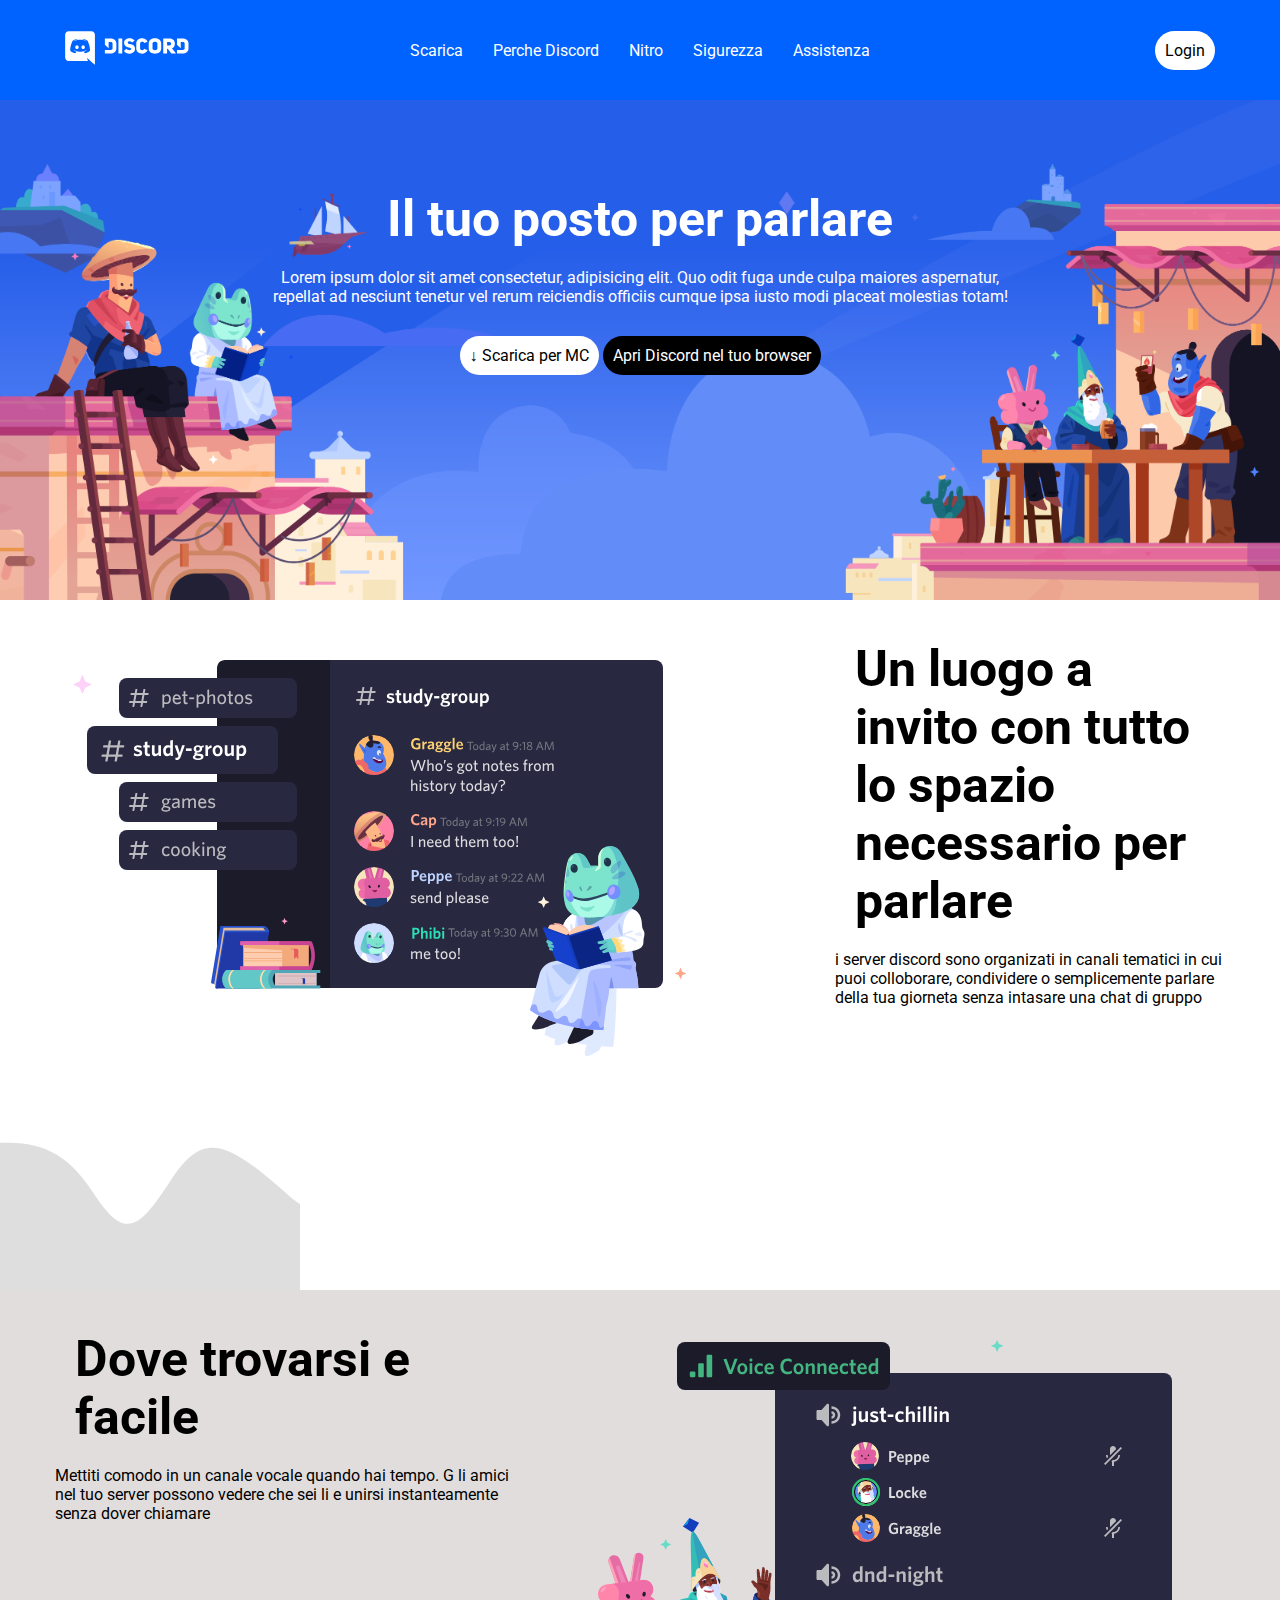
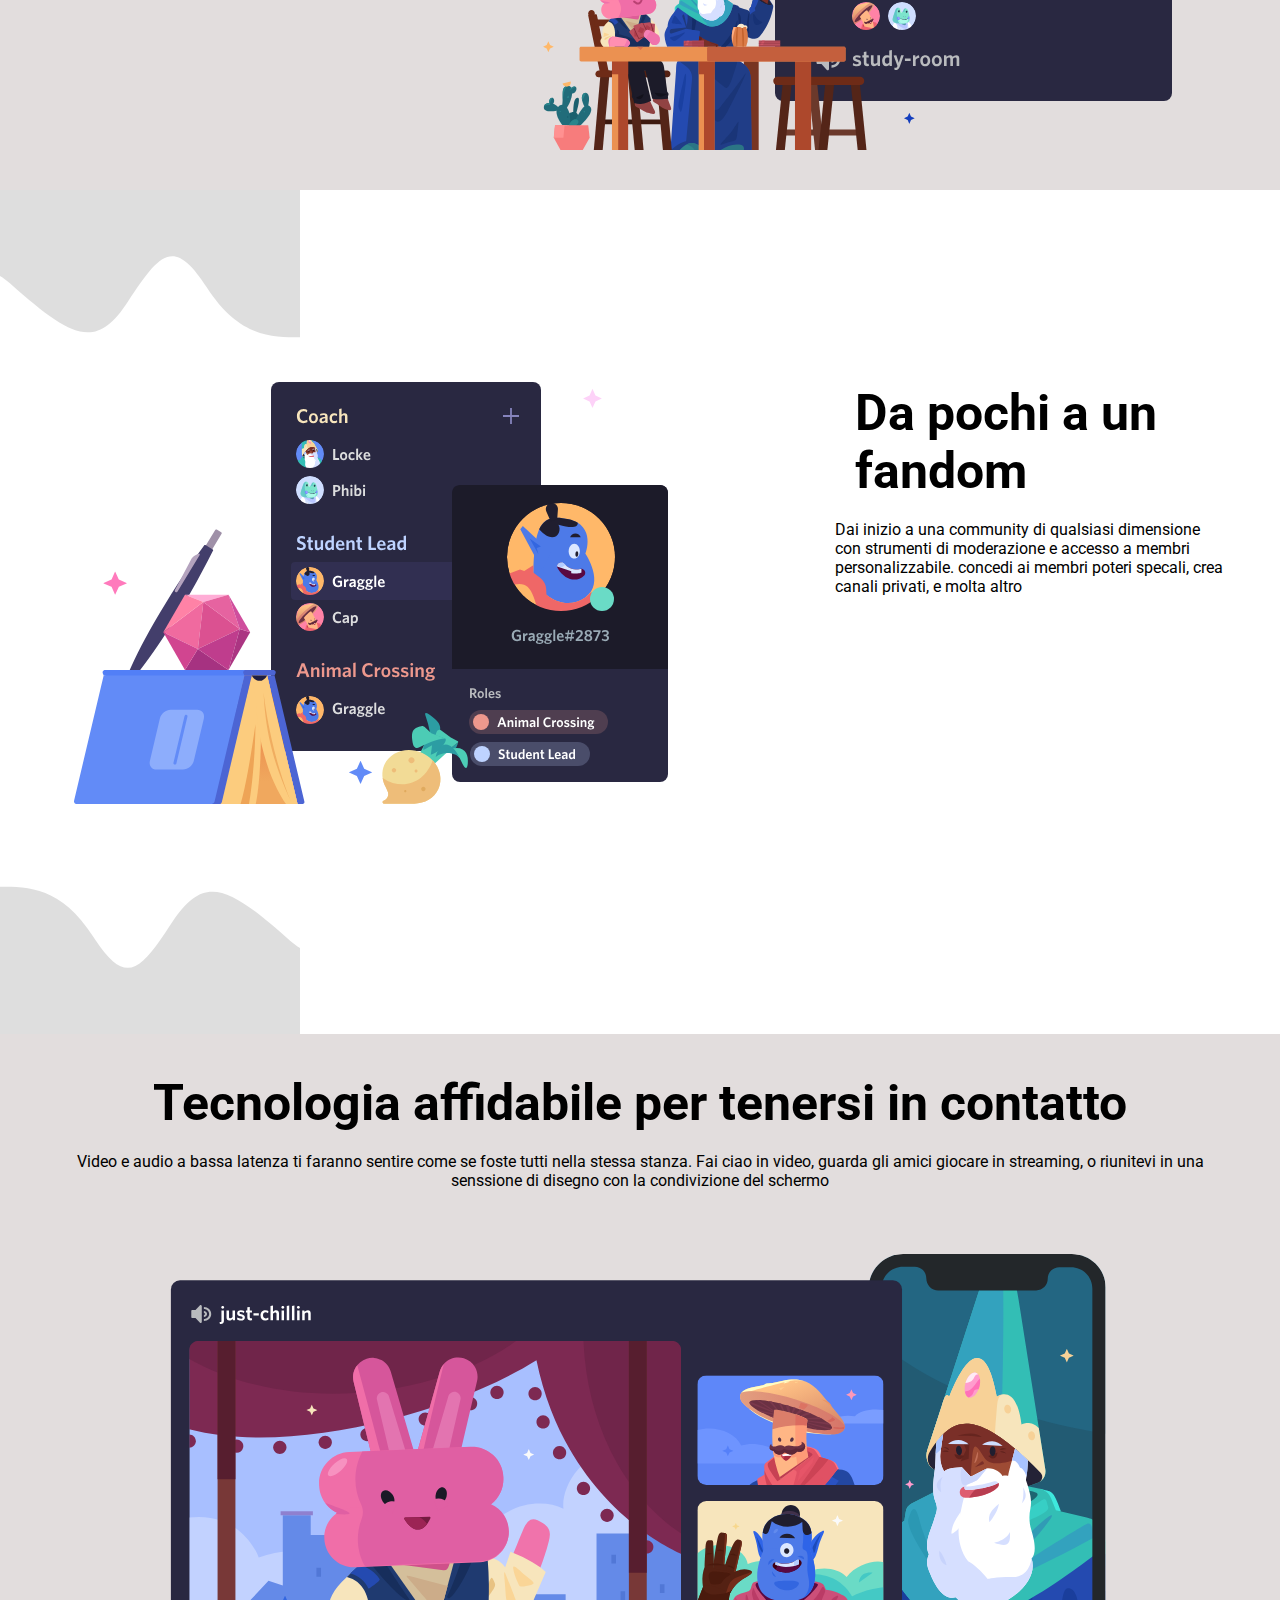
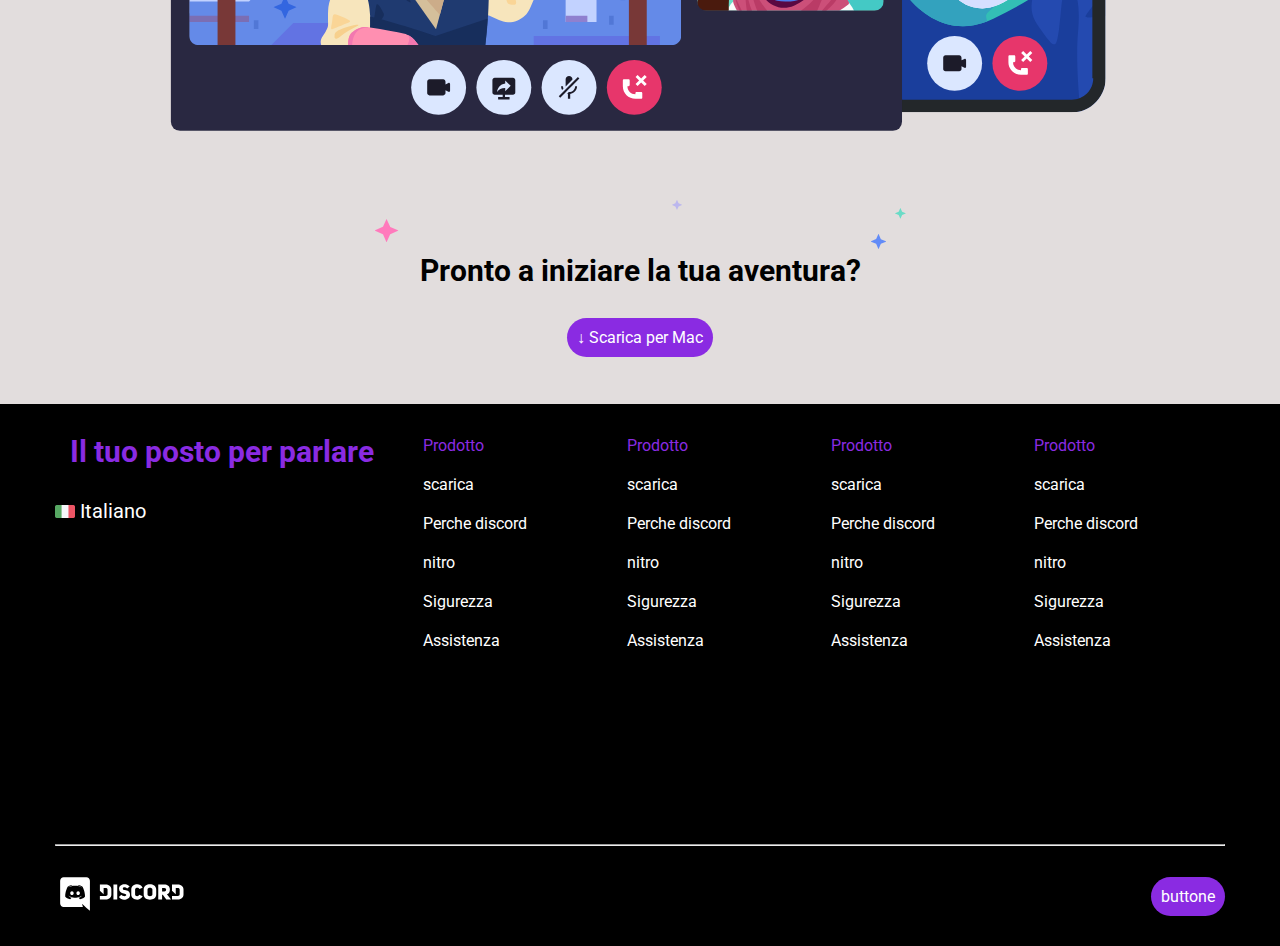
<file: index.html>
<!DOCTYPE html>
<html lang="en">
<head>
    <meta charset="UTF-8">
    <meta http-equiv="X-UA-Compatible" content="IE=edge">
    <meta name="viewport" content="width=device-width, initial-scale=1.0">
    <title>Discord</title>
    <link rel="stylesheet" href="css/style.css">
    <link rel="stylesheet" href="https://cdnjs.cloudflare.com/ajax/libs/font-awesome/6.2.1/css/all.min.css" integrity="sha512-MV7K8+y+gLIBoVD59lQIYicR65iaqukzvf/nwasF0nqhPay5w/9lJmVM2hMDcnK1OnMGCdVK+iQrJ7lzPJQd1w==" crossorigin="anonymous" referrerpolicy="no-referrer" />
    <link rel="preconnect" href="https://fonts.googleapis.com">
    <link rel="preconnect" href="https://fonts.gstatic.com" crossorigin>
    <link href="https://fonts.googleapis.com/css2?family=Fredoka+One&family=Fredoka:wght@300;400&family=Roboto&display=swap" rel="stylesheet">
    

</head>
<body>
    <!--inizio header-->
    <header>
          <div class="header-top">
            <div class="logo-header ">
                <img src="img/logo.svg" alt="">

            </div>
            <nav class="nav-col">
                <ul>
                    <li> <a href="prova.html">Scarica</a> </li>
                    <li><a href="prova.html">Perche Discord</a> </li>
                    <li><a href="prova.html">Nitro</a> </li>
                    <li><a href="prova.html">Sigurezza</a> </li>
                    <li><a href="prova.html">Assistenza</a> </li>
                </ul>
               
            </nav>
            <div class="login-header ">
                <span>Login</span>

            </div>
            
          </div>
          <div class="header-bottom">
            

            <div class="jumbotron">
                <section class="title">
                    <h2>Il tuo posto per parlare</h2>
                    <p>Lorem ipsum dolor sit amet consectetur, adipisicing elit. Quo odit fuga unde culpa maiores aspernatur, repellat ad nesciunt tenetur vel rerum reiciendis officiis cumque ipsa iusto modi placeat molestias totam!</p>
                    <span>&darr; Scarica per MC</span>
                    <span class="bg-butt-header">Apri Discord nel tuo browser</span>
                </section>
                

                

                

            </div>

          </div>
    </header>
    <!--fine header-->

<!--inizio main-->
    <main>
      <section>
        <div class="flex-container">
         <div class="flexcontent box-blu">
           <img class="img-main" src="img/item1.svg" alt="">
         </div>
         <div class="flexcontent box-rosa">
            <h2> Un luogo a invito con tutto lo spazio necessario per parlare</h2>
            <p> i server discord sono organizati in canali tematici in cui puoi colloborare, condividere o semplicemente parlare della tua giorneta senza intasare una chat di gruppo</p>
         </div>

       </div>
      </section>
      <img class="nuvole" src="img/wave.svg" alt="">
        <section class="color-sfondo" >
            
            <div class="flex1-container ">
                <div class="flexcontent-b ">
                    <h2>Dove trovarsi e facile</h2>
                    <p>Mettiti comodo in un canale vocale quando hai tempo. G li amici nel tuo server possono vedere che sei li e unirsi instanteamente senza dover chiamare</p>
                </div>
                <div class="flexcontent-s  ">
                    <img class="img-main" src="img/item2.svg" alt="">
                </div>
    
            </div>
        </section>
        <img class="nuvole1" src="img/wave.svg" alt="">
    
        
        <section>
            <div class="flex-container">
                <div class="flexcontent box-blu">
                    <img src="img/item3.svg" alt="">
                </div>
                <div class="flexcontent box-rosa">
                    <h2>Da pochi a un fandom</h2>
                    <p>Dai inizio a una community di qualsiasi dimensione con strumenti di moderazione e accesso a membri personalizzabile.  concedi ai membri poteri specali, crea canali privati, e molta altro</p>
                </div>
    
            </div>
        </section>
        

       
        <img class="nuvole" src="img/wave.svg" alt="">
    <section class="color-sfondo1">
        <div class="col-quattro">

        <div class="jumbotron1">
            <section class="title2">
                <h1 class="info"> Tecnologia affidabile per tenersi in contatto</h1>
                <p> Video e audio a bassa latenza ti faranno sentire come se foste tutti nella stessa stanza. Fai ciao in video, guarda gli amici giocare in streaming, o riunitevi in una senssione di disegno con la condivizione del schermo</p>
                <img class="image-grande" src="img/item4-big.svg" alt="">
                <img src="img/stars.svg" alt="">
                <h3>Pronto a iniziare la tua aventura?</h3>
                <span>&darr; Scarica per Mac</span>
            </section>
          

        </div>
     </div>
    </section>
        
       

      

       
       
    </main>
    <!--fine main-->
<!--inizio footer-->
    <footer >
     <div class="footer-top">
        
            <div class="footer-list1 ">
                <div>
                    <h6 class="col1-color">
                        Il tuo posto per parlare
                    </h6>
                    
                </div>
                <section class="col-ita"><img class="bandiera" src="img/ita.png" alt=""> Italiano</section>
                <i class="fa-brands fa-twitter"></i>
                <i class="fa-brands fa-instagram"></i>
                <i class="fa-brands fa-square-facebook"></i>
                <i class="fa-brands fa-square-youtube"></i>
                
            </div>
            <div class="footer-list2 ">
                <div class="col1">
                    <section class="ft-list">
                        <nav class="ft-nav">
                            <ul>
                                <li class="colorlist">Prodotto</li>
                                <li>scarica</li>
                                <li>Perche discord</li>
                                <li>nitro</li>
                                <li>Sigurezza</li>
                                <li>Assistenza</li>
                            </ul>
                        </nav>
                    </section>
                    
                </div>
                <div class="col1">
                    <section class="ft-list">
                        <nav class="ft-nav">
                            <ul>
                                <li class="colorlist">Prodotto</li>
                                <li>scarica</li>
                                <li>Perche discord</li>
                                <li>nitro</li>
                                <li>Sigurezza</li>
                                <li>Assistenza</li>
                            </ul>
                        </nav>
                    </section>


                    
                </div>
                <div class="col1">
                    <section class="ft-list">
                        <nav class="ft-nav">
                            <ul>
                                <li class="colorlist">Prodotto</li>
                                <li>scarica</li>
                                <li>Perche discord</li>
                                <li>nitro</li>
                                <li>Sigurezza</li>
                                <li>Assistenza</li>
                            </ul>
                        </nav>
                    </section>
                </div>
                <div class="col1">
                    <section class="ft-list">
                        <nav class="ft-nav">
                            <ul>
                                <li class="colorlist">Prodotto</li>
                                <li>scarica</li>
                                <li>Perche discord</li>
                                <li>nitro</li>
                                <li>Sigurezza</li>
                                <li>Assistenza</li>
                            </ul>
                        </nav>
                    </section>
                </div>
            </div>
        
      
            
        

     </div>
     <hr/>
        <div class="footer-bottom">
            
            <div class="footer-ret">
               <div class="logo1-col">
                <img src="img/logo.svg" alt="">
               </div>
               <div class="buttone-col">buttone</div>
    
            </div>
     </div>
     


     </div>
    </footer>
    <!--fine footer-->
    
</body>
</html>
</file>
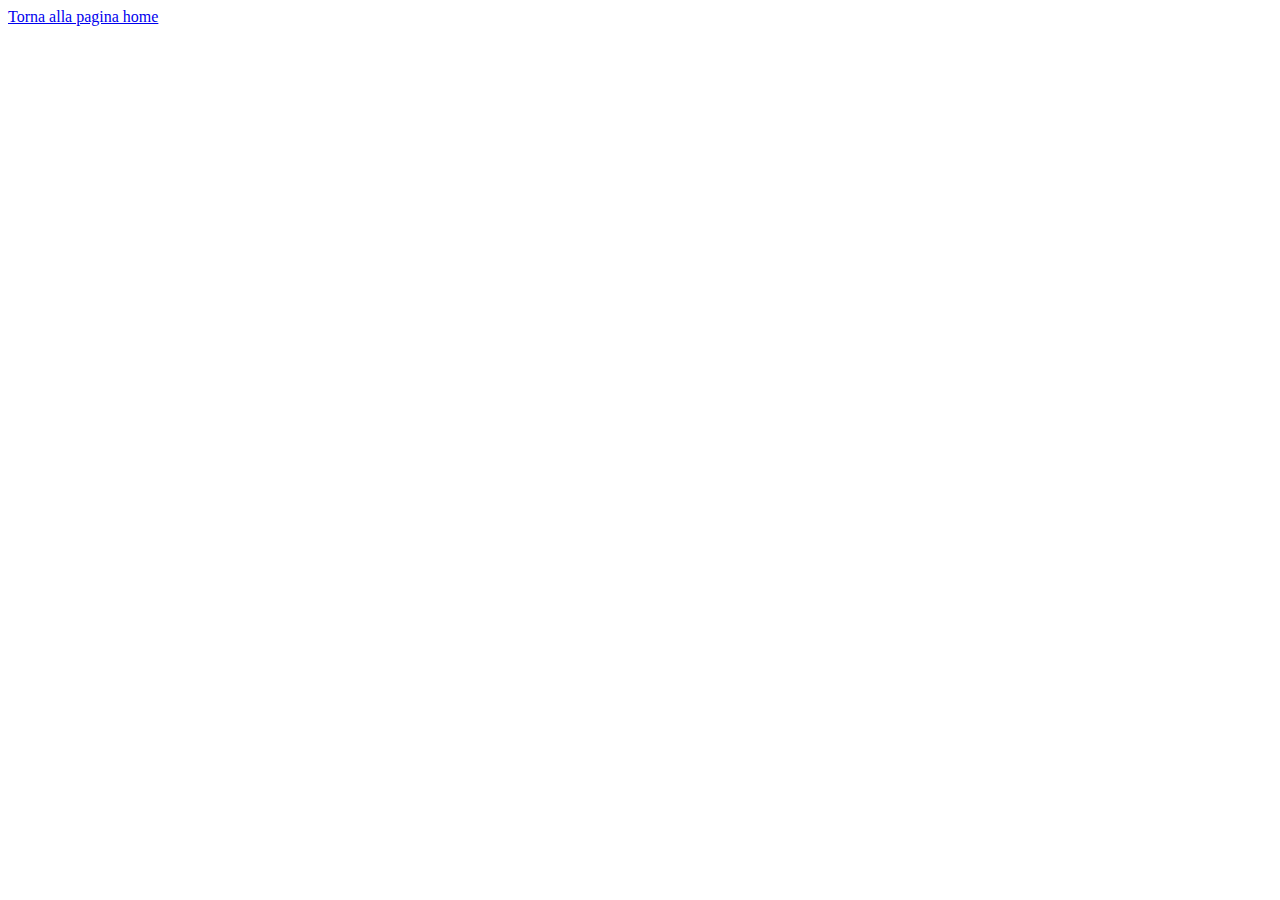
<file: prova.html>
<!DOCTYPE html>
<html lang="en">
<head>
    <meta charset="UTF-8">
    <meta http-equiv="X-UA-Compatible" content="IE=edge">
    <meta name="viewport" content="width=device-width, initial-scale=1.0">
    <title>Document</title>
</head>
<body>
    <a href="index.html">Torna alla pagina home</a>
</body>
</html>
</file>
<file: css/style.css>
*{
    padding: 0;
    margin: 0;
    box-sizing: border-box;
}
body{
    font-family: 'Roboto', sans-serif;
}
header{
    background-color: rgb(0, 98, 255);
}
.header-top{
    
    height: 100px;
    max-width: 1170px;
    margin: auto;
    display: flex;
    padding: 10px 0px;
    align-items: center;
    
}
a{
    color: white;
    text-decoration: none;

}
a:hover{
    color: brown;
}
.logo-header{
    background-color: rgb(0, 98, 255); 
    width: 20%;
    padding: 10px;
    text-align: left;

}
.login-header{
    background-color: rgb(0, 98, 255);
    width: 20%;
    padding: 10px;
    text-align: right;

}
span{
    background-color: white;
    padding: 10px;
    border-radius: 50px;
    color: black;
}

.bg-butt-header{
    background-color: black;
    color: white;
}
.nav-col{
    background-color: rgb(0, 98, 255);
   width: 60%;
   padding: 10px;
   
}

.nav-col ul{
  list-style: none;
  display: flex; 
  justify-content: center; 
    
    
}
.nav-col li{
    padding: 0px 15px;  
}

.header-bottom{
    height: 500px;
    background-image: url(../img/jumbo.png);
    display: flex;
    justify-content: center;
    background-size: 1400px;
    background-repeat: round;
  

    
}

.foto-header-bott{
    background-size: 500px;
}
.jumbotron{
   
    height: 200px;
    width: 100%;
    display: flex;
    margin: 40px;
    
    max-width: 800px;

}
.title{
    text-align: center;
    color: white;
    padding: 20px;
    margin: 10px;
}
h2{
    margin: 20px;
    font-size: 50px;
}
.jumbotron p{
    margin-bottom: 40px;
}
.img-main{
    background-size: 30px;
    padding-top: 0px;
}
.flex-container{
    display: flex;
    justify-content: center;
    max-width: 1170px;
    margin: auto;
}
.flexcontent{
    
    
    height: 400px;
    margin-top: 20px;
    margin-bottom: 20px;
    width: 100%;

}
.box-blu{
    
    max-width: calc(100% / 1);
    height: 500px;
}
.box-rosa{
    height: 500px;
    max-width: calc(100% / 3);
}
.flex1-container{
    display: flex;
    max-width: 1170px;
    margin: auto;
    height: 500px;
    margin-top: 20px;
    margin-bottom: 20px;
    padding-top: 20px;
    padding-bottom: 20px;
  
   
}
.flexcontent-b{
    width: 40%;
    
}
.flexcontent-s{
    width: 60%;

}
.color-sfondo{
    background-color: rgb(226, 221, 221);
    margin-top: -24px;
    margin-bottom: -20px;
}
.color-sfondo1{
    background-color: rgb(226, 221, 221);
    margin-top: -4px;
}
.nuvole{
    color: rgb(226, 221, 221);
    list-style-image: none;
    filter: opacity(0.13);
}
.nuvole1{
        transform: rotate(900deg);
        filter: opacity(0.13);
}
.col-quattro{
    display: flex;
    justify-content: center;
    max-width: 1170px;
    margin: auto;
    
}
.jumbotron1{
    
    height: 900px;
    width: 100%;
    display: flex;
    
    max-width: 1200px;
    margin-top: 20px;
    margin-bottom: 50px;
}
.title2{
    text-align: center;
    
    
}
.jumbotron1 h1{
    margin-top: 20px;
    margin-bottom: 20px;
    font-size: 50px;
    
}
.jumbotron1 h3{
    margin-bottom: 40px;
    font-size: 30px;
    
}

.jumbotron1 span{
    background-color: blueviolet;
    color: white;
}
footer{
    background-color: black;
}
.jumbotron1 .image-grande{
    width: 1000px;

}
.footer-list1{
    height: 400px;
    
    width: 30%;
   
    
    

}
.col1-color{
    color: blueviolet;
    padding: 10px 15px;
    font-size: 30px;
}
.col-ita{
    font-size: 20px;
    color: white;
    margin-top: 20px;
}
.bandiera{
    width: 20px;
  
}
i{
    color: white;
    margin-top: 20px;
    margin-right: 5px;

}

.footer-list2{
    width: 70%;
   
    height: 400px;
    border: dashed 2px;
    display: flex;
   
}

.col1{
    
    display: flex;
    width: 70%;
    max-width: calc(100% / 4);

}
.ft-nav li{
   padding: 10px 15px;
   color: white;
   list-style: none;

}
.ft-nav .colorlist{
    color: blueviolet;
}

.footer-top{
    
    padding-top: 20px;
    padding-bottom: 20px;
    max-width: 1170px;
    margin: auto;
    display: flex;
    
    
}
.footer-bottom{
    background-color: black;
    height: 100px;
    margin-top: 2px;
    align-items: center;
    display: flex;
    justify-content: center;
    max-width: 1170px;
    margin: auto;
    


}

.footer-ret{
    display: flex;
    justify-content: space-between;
    
    width: 1210px;
    height: 50px;
    align-items: center;
}
hr{
    max-width: 1170px;
    margin: auto;
}
.logo1-col{
    color: white;
    padding: 5px;
   
}
.buttone-col{
    color: white;
   background-color: blueviolet;
   padding: 10px;
   border-radius: 50px;
   
}
</file>
